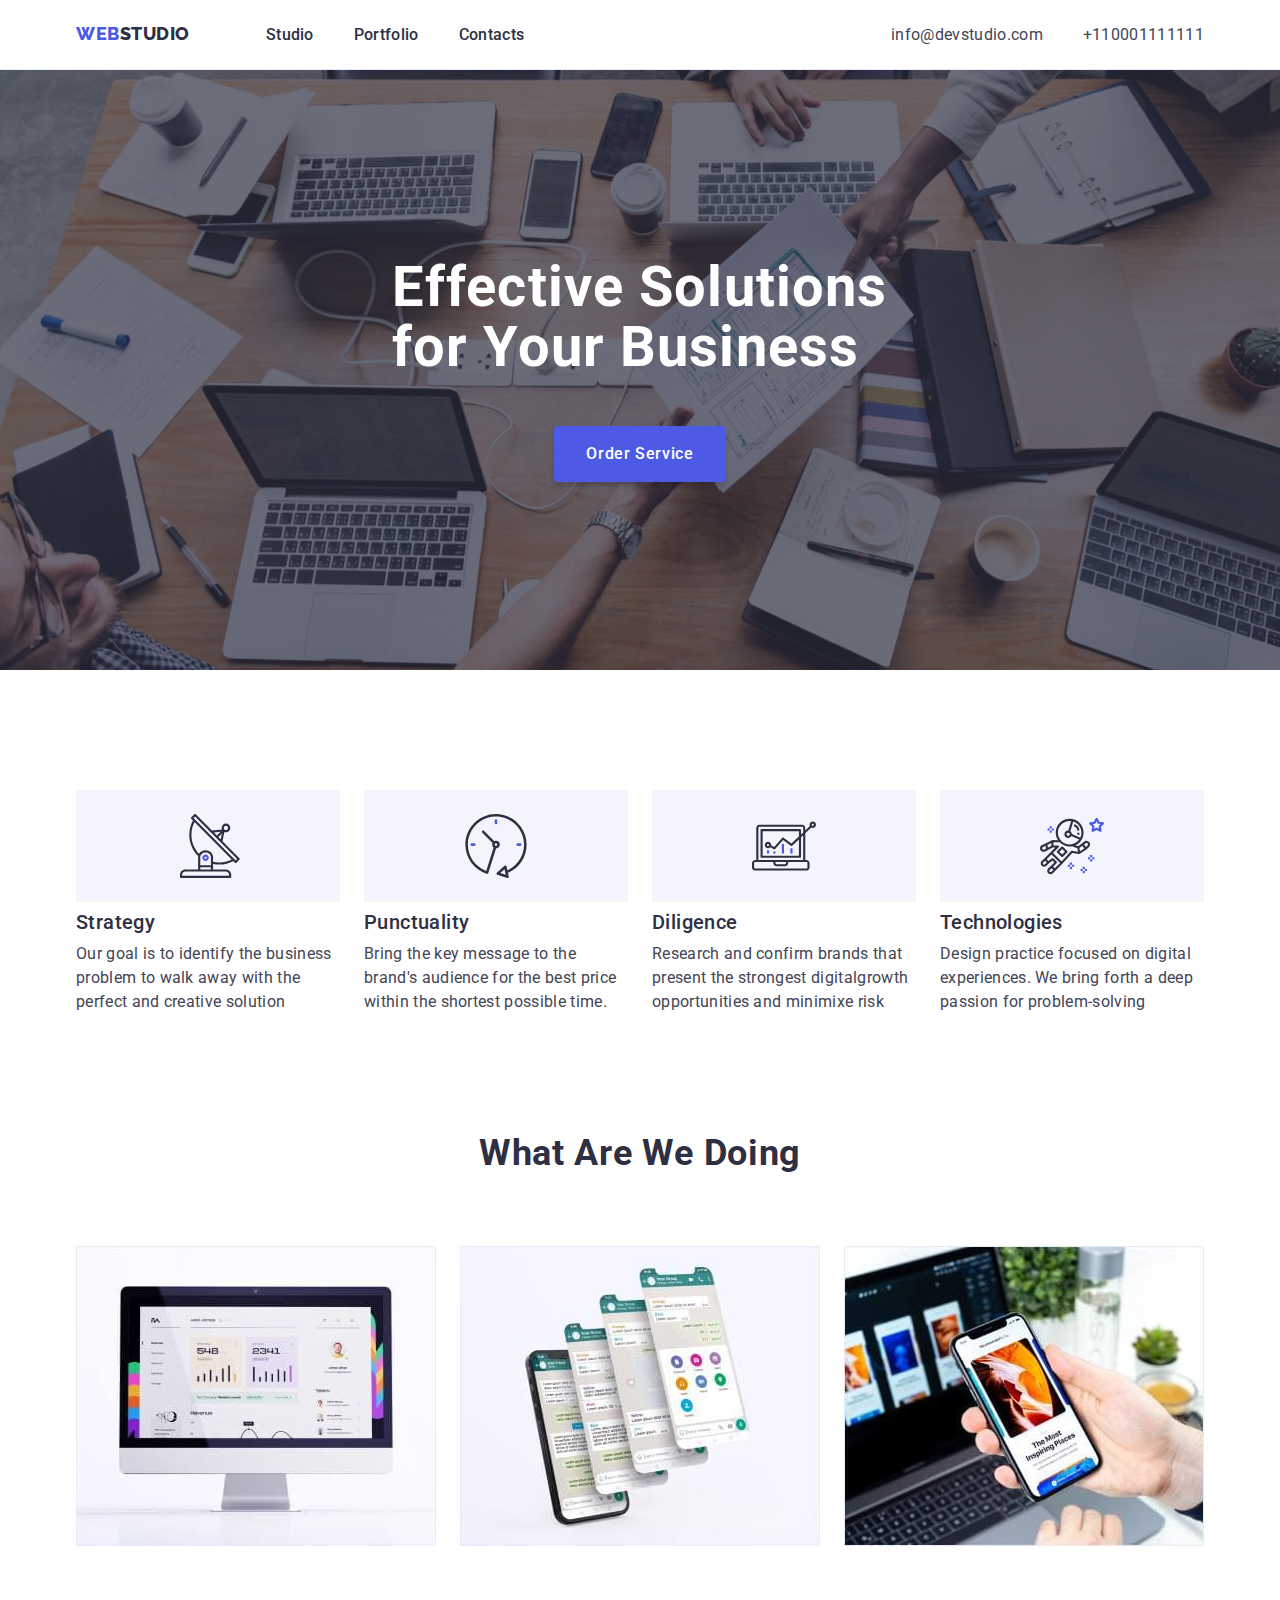
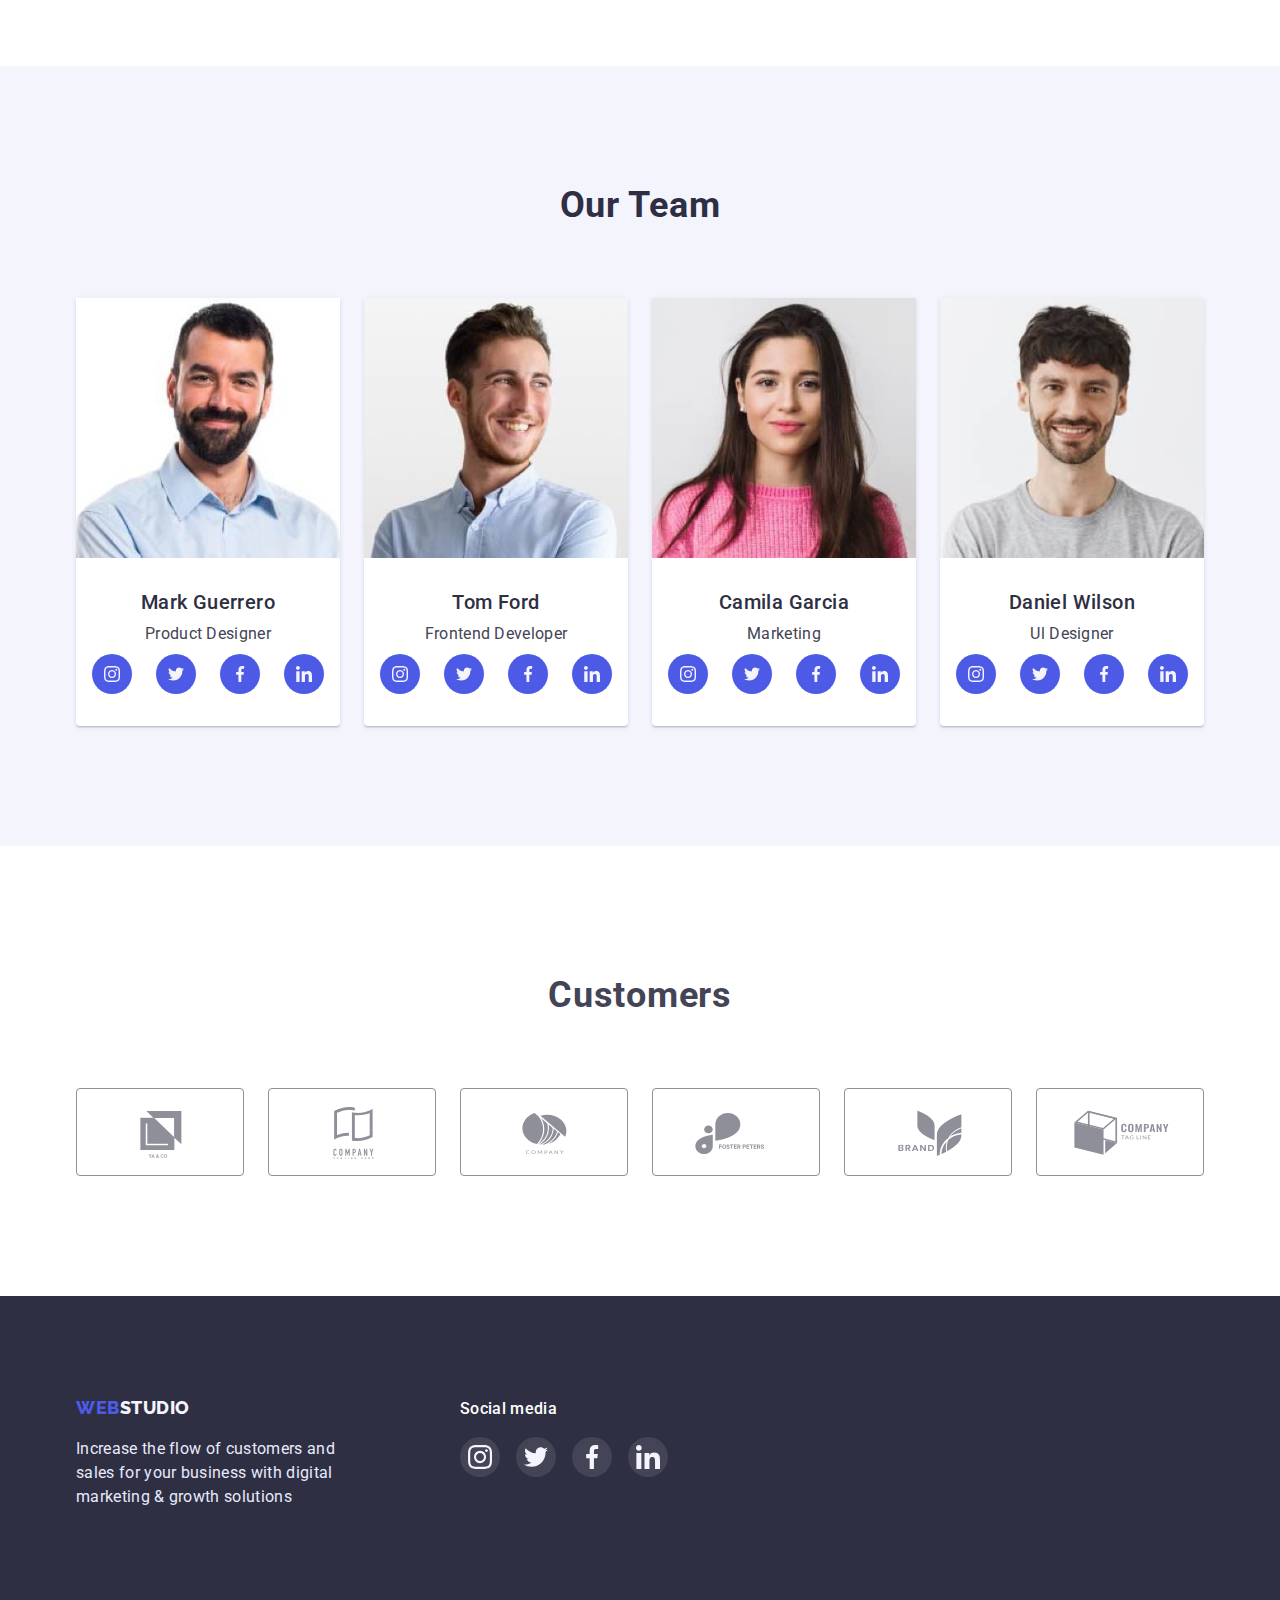
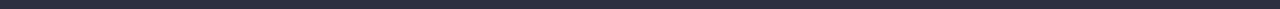
<file: index.html>
<!DOCTYPE html>
<html lang="en">
  <head>
    <meta charset="UTF-8" />
    <meta http-equiv="X-UA-Compatible" content="IE=edge" />
    <meta name="viewport" content="width=device-width, initial-scale=1.0" />
    <link rel="preconnect" href="https://fonts.googleapis.com" />
    <link rel="preconnect" href="https://fonts.gstatic.com" crossorigin />
    <link
      href="https://fonts.googleapis.com/css2?family=Raleway:wght@800&family=Roboto:wght@400;500;700;900&display=swap"
      rel="stylesheet"
    />
    <link
      rel="stylesheet"
      href="https://cdn.jsdelivr.net/npm/modern-normalize@1.1.0/modern-normalize.min.css"
    />
    <title>WebStudio</title>
    <link rel="stylesheet" href="css/styles.css" />
  </head>
  <body>
    <header class="header">
      <div class="container navigation-container">
        <nav class="navigation">
          <a href="" class="logo link"
            ><span class="logo-web">WEB</span
            ><span class="logo-studio">STUDIO</span></a
          >
          <ul class="navigation-list list">
            <li>
              <a class="navigation-link link" href="./index.html"> Studio</a>
            </li>
            <li>
              <a class="navigation-link link" href="./portfolio.html"
                >Portfolio</a
              >
            </li>
            <li><a class="navigation-link link" href="">Contacts</a></li>
          </ul>
        </nav>
        <address>
          <ul class="contacts list">
            <li class="contacts-item">
              <a class="contacts-link link" href="mailto:info@devstudio.com"
                >info@devstudio.com</a
              >
            </li>
            <li class="contacts-item">
              <a class="contacts-link link" href="tel:+110001111111"
                >+110001111111</a
              >
            </li>
          </ul>
        </address>
      </div>
    </header>
    <main>
      <section class="hero">
        <div class="container">
          <h1 class="hero-title">Effective Solutions for Your Business</h1>
          <button class="hero-button" type="button">Order Service</button>
        </div>
      </section>

      <section class="section-strengths">
        <div class="container">
          <h2 hidden>Our strengths</h2>
          <ul class="strengths-list list">
            <li class="strengths">
              <div class="strengths-icon-item">
                <svg class="strengths-icon" width="64" height="64">
                  <use href="./images/icon.svg#icon-antenna-strat"></use>
                </svg>
              </div>
              <h3 class="strengths-title">Strategy</h3>
              <p class="strengths-text">
                Our goal is to identify the business problem to walk away with
                the perfect and creative solution
              </p>
            </li>
            <li class="strengths">
              <div class="strengths-icon-item">
                <svg class="strengths-icon" width="64" height="64">
                  <use href="./images/icon.svg#icon-clock-punct"></use>
                </svg>
              </div>
              <h3 class="strengths-title">Punctuality</h3>
              <p class="strengths-text">
                Bring the key message to the brand's audience for the best price
                within the shortest possible time.
              </p>
            </li>

            <li class="strengths">
              <div class="strengths-icon-item">
                <svg class="strengths-icon" width="64" height="64">
                  <use href="./images/icon.svg#icon-diagram-dilige"></use>
                </svg>
              </div>
              <h3 class="strengths-title">Diligence</h3>
              <p class="strengths-text">
                Research and confirm brands that present the strongest
                digitalgrowth opportunities and minimixe risk
              </p>
            </li>
            <li class="strengths">
              <div class="strengths-icon-item">
                <svg class="strengths-icon" width="64" height="64">
                  <use href="./images/icon.svg#icon-astronaut-techn"></use>
                </svg>
              </div>
              <h3 class="strengths-title">Technologies</h3>
              <p class="strengths-text">
                Design practice focused on digital experiences. We bring forth a
                deep passion for problem-solving
              </p>
            </li>
          </ul>
        </div>
      </section>
      <section class="our-work">
        <div class="container">
          <h2 class="our-work-title">What Are We Doing</h2>
          <ul class="our-work-list list">
            <li>
              <img
                src="./images/ourwork1.jpg"
                alt="computer photo"
                width="360"
                height="300"
              />
            </li>
            <li>
              <img
                src="./images/ourwork2.jpg"
                alt="Phone photo"
                width="360"
                height="300"
              />
            </li>
            <li>
              <img
                src="./images/ourwork3.jpg"
                alt="Desktop
            photo"
                width="360"
                height="300"
              />
            </li>
          </ul>
        </div>
      </section>
      <!------------ our team -------------->
      <section class="team-section">
        <div class="container">
          <h2 class="team-title">Our Team</h2>
          <ul class="team-list list">
            <li class="team-item">
              <img
                src="./images/markguerrero.jpg"
                alt="Photo of the employee"
                width="264"
                height="260"
              />
              <div class="team-mane">
                <h3 class="team-name">Mark Guerrero</h3>
                <p class="team-position">Product Designer</p>
                <ul class="team-icon-list list">
                  <li class="icon-list-item">
                    <a href="" class="icon-list-link">
                      <svg class="team-icon" width="16" height="16">
                        <use href="./images/icon.svg#icon-instagram-team"></use>
                      </svg>
                    </a>
                  </li>
                  <li class="icon-list-item">
                    <a href="" class="icon-list-link">
                      <svg class="team-icon" width="16" height="16">
                        <use href="./images/icon.svg#icon-twitter-team"></use>
                      </svg>
                    </a>
                  </li>
                  <li class="icon-list-item">
                    <a href="" class="icon-list-link">
                      <svg class="team-icon" width="16" height="16">
                        <use href="./images/icon.svg#icon-facebook-team"></use>
                      </svg>
                    </a>
                  </li>
                  <li class="icon-list-item">
                    <a href="" class="icon-list-link">
                      <svg class="team-icon" width="16" height="16">
                        <use href="./images/icon.svg#icon-linkedin-team"></use>
                      </svg>
                    </a>
                  </li>
                </ul>
              </div>
            </li>
            <li class="team-item">
              <img
                src="./images/tomford.jpg"
                alt="Photo of the employee"
                width="264"
                height="260"
              />
              <div class="team-mane">
                <h3 class="team-name">Tom Ford</h3>
                <p class="team-position">Frontend Developer</p>
                <ul class="team-icon-list list">
                  <li class="icon-list-item">
                    <a href="" class="icon-list-link">
                      <svg class="team-icon" width="16" height="16">
                        <use href="./images/icon.svg#icon-instagram-team"></use>
                      </svg>
                    </a>
                  </li>
                  <li class="icon-list-item">
                    <a href="" class="icon-list-link">
                      <svg class="team-icon" width="16" height="16">
                        <use href="./images/icon.svg#icon-twitter-team"></use>
                      </svg>
                    </a>
                  </li>
                  <li class="icon-list-item">
                    <a href="" class="icon-list-link">
                      <svg class="team-icon" width="16" height="16">
                        <use href="./images/icon.svg#icon-facebook-team"></use>
                      </svg>
                    </a>
                  </li>
                  <li class="icon-list-item">
                    <a href="" class="icon-list-link">
                      <svg class="team-icon" width="16" height="16">
                        <use href="./images/icon.svg#icon-linkedin-team"></use>
                      </svg>
                    </a>
                  </li>
                </ul>
              </div>
            </li>

            <li class="team-item">
              <img
                src="./images/camilagarcia.jpg"
                alt="Photo of the employee"
                width="264"
                height="260"
              />
              <div class="team-mane">
                <h3 class="team-name">Camila Garcia</h3>
                <p class="team-position">Marketing</p>
                <ul class="team-icon-list list">
                  <li class="icon-list-item">
                    <a href="" class="icon-list-link">
                      <svg class="team-icon" width="16" height="16">
                        <use href="./images/icon.svg#icon-instagram-team"></use>
                      </svg>
                    </a>
                  </li>
                  <li class="icon-list-item">
                    <a href="" class="icon-list-link">
                      <svg class="team-icon" width="16" height="16">
                        <use href="./images/icon.svg#icon-twitter-team"></use>
                      </svg>
                    </a>
                  </li>
                  <li class="icon-list-item">
                    <a href="" class="icon-list-link">
                      <svg class="team-icon" width="16" height="16">
                        <use href="./images/icon.svg#icon-facebook-team"></use>
                      </svg>
                    </a>
                  </li>
                  <li class="icon-list-item">
                    <a href="" class="icon-list-link">
                      <svg class="team-icon" width="16" height="16">
                        <use href="./images/icon.svg#icon-linkedin-team"></use>
                      </svg>
                    </a>
                  </li>
                </ul>
              </div>
            </li>
            <li class="team-item">
              <img
                src="./images/danielwilson.jpg"
                alt="Photo of the employee"
                width="264"
                height="260"
              />
              <div class="team-mane">
                <h3 class="team-name">Daniel Wilson</h3>
                <p class="team-position">Ul Designer</p>
                <ul class="team-icon-list list">
                  <li class="icon-list-item">
                    <a href="" class="icon-list-link">
                      <svg class="team-icon" width="16" height="16">
                        <use href="./images/icon.svg#icon-instagram-team"></use>
                      </svg>
                    </a>
                  </li>
                  <li class="icon-list-item">
                    <a href="" class="icon-list-link">
                      <svg class="team-icon" width="16" height="16">
                        <use href="./images/icon.svg#icon-twitter-team"></use>
                      </svg>
                    </a>
                  </li>
                  <li class="icon-list-item">
                    <a href="" class="icon-list-link">
                      <svg class="team-icon" width="16" height="16">
                        <use href="./images/icon.svg#icon-facebook-team"></use>
                      </svg>
                    </a>
                  </li>
                  <li class="icon-list-item">
                    <a href="" class="icon-list-link">
                      <svg class="team-icon" width="16" height="16">
                        <use href="./images/icon.svg#icon-linkedin-team"></use>
                      </svg>
                    </a>
                  </li>
                </ul>
              </div>
            </li>
          </ul>
        </div>
      </section>
      <!-- -------- Customers-------- -->
      <section class="customers">
        <div class="container">
          <h2 class="customers-title">Customers</h2>
          <ul class="customers-icon-list list">
            <li class="customers-list-item">
              <a href="" class="customers-list-link">
                <svg class="customers-icon" width="104" height="56">
                  <use href="./images/icon.svg#icon-group-one"></use>
                </svg>
              </a>
            </li>
            <li class="customers-list-item">
              <a href="" class="customers-list-link">
                <svg class="customers-icon" width="104" height="56">
                  <use href="./images/icon.svg#icon-group-two"></use>
                </svg>
              </a>
            </li>
            <li class="customers-list-item">
              <a href="" class="customers-list-link">
                <svg class="customers-icon" width="104" height="56">
                  <use href="./images/icon.svg#icon-group-three"></use>
                </svg>
              </a>
            </li>
            <li class="customers-list-item">
              <a href="" class="customers-list-link">
                <svg class="customers-icon" width="104" height="56">
                  <use href="./images/icon.svg#icon-group-four"></use>
                </svg>
              </a>
            </li>
            <li class="customers-list-item">
              <a href="" class="customers-list-link">
                <svg class="customers-icon" width="104" height="56">
                  <use href="./images/icon.svg#icon-group-five"></use>
                </svg>
              </a>
            </li>
            <li class="customers-list-item">
              <a href="" class="customers-list-link">
                <svg class="customers-icon" width="104" height="56">
                  <use href="./images/icon.svg#icon-group-six"></use>
                </svg>
              </a>
            </li>
          </ul>
        </div>
      </section>
    </main>
    <footer class="footer">
      <div class="container footer-list">
        <div class="footer-box-logo">
          <a class="logo link" href="">
            <span class="logo-web">WEB</span
            ><span class="logo-studio-footer">STUDIO</span></a
          >
          <p class="footer-text">
            Increase the flow of customers and sales for your business with
            digital marketing & growth solutions
          </p>
        </div>
        <div class="social-media">
          <p class="social-media-title">Social media</p>
          <ul class="social-icon-list list">
            <li class="social-list-item">
              <a href="" class="social-list-link">
                <svg class="social-icon" width="24" height="24">
                  <use href="./images/icon.svg#icon-instagram-team"></use>
                </svg>
              </a>
            </li>
            <li class="social-list-item">
              <a href="" class="social-list-link">
                <svg class="social-icon" width="24" height="24">
                  <use href="./images/icon.svg#icon-twitter-team"></use>
                </svg>
              </a>
            </li>
            <li class="social-list-item">
              <a href="" class="social-list-link">
                <svg class="social-icon" width="24" height="24">
                  <use href="./images/icon.svg#icon-facebook-team"></use>
                </svg>
              </a>
            </li>
            <li class="social-list-item">
              <a href="" class="social-list-link">
                <svg class="social-icon" width="24" height="24">
                  <use href="./images/icon.svg#icon-linkedin-team"></use>
                </svg>
              </a>
            </li>
          </ul>
        </div>
      </div>
    </footer>
  </body>
</html>
</file>
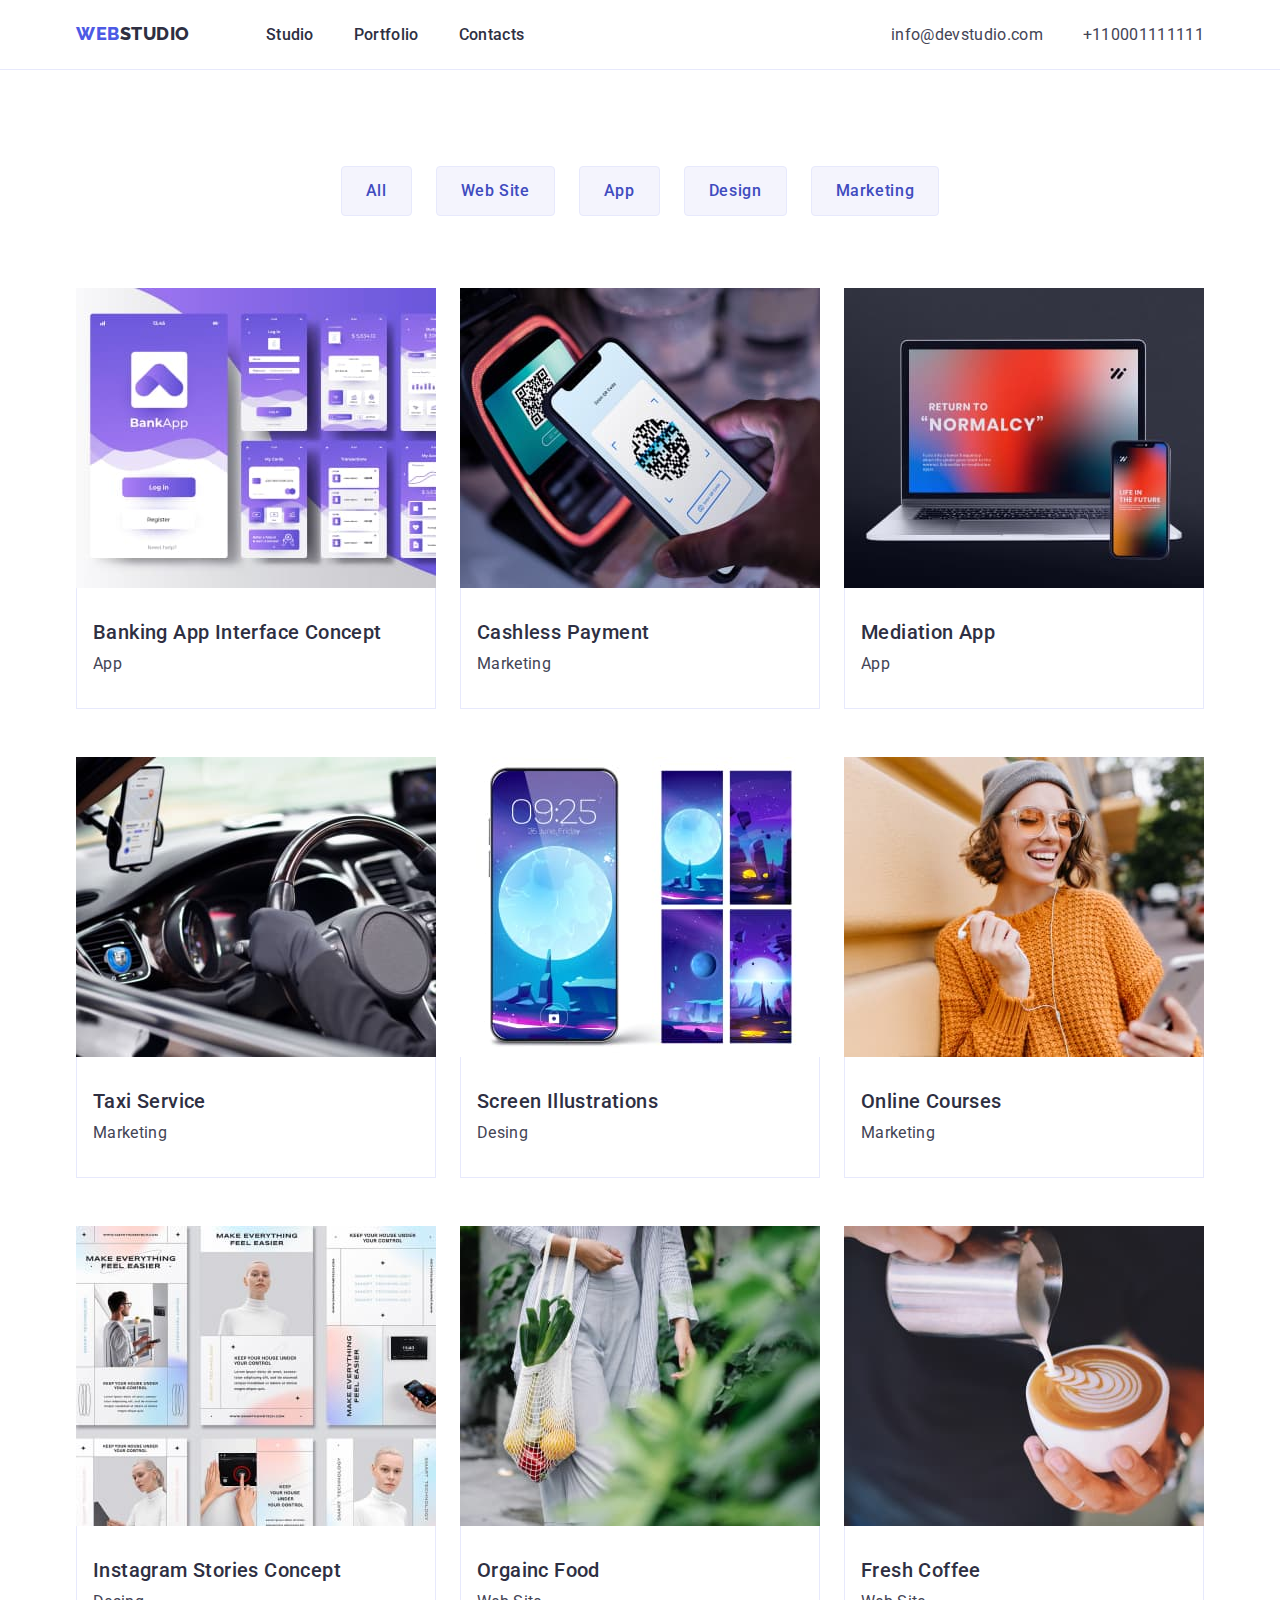
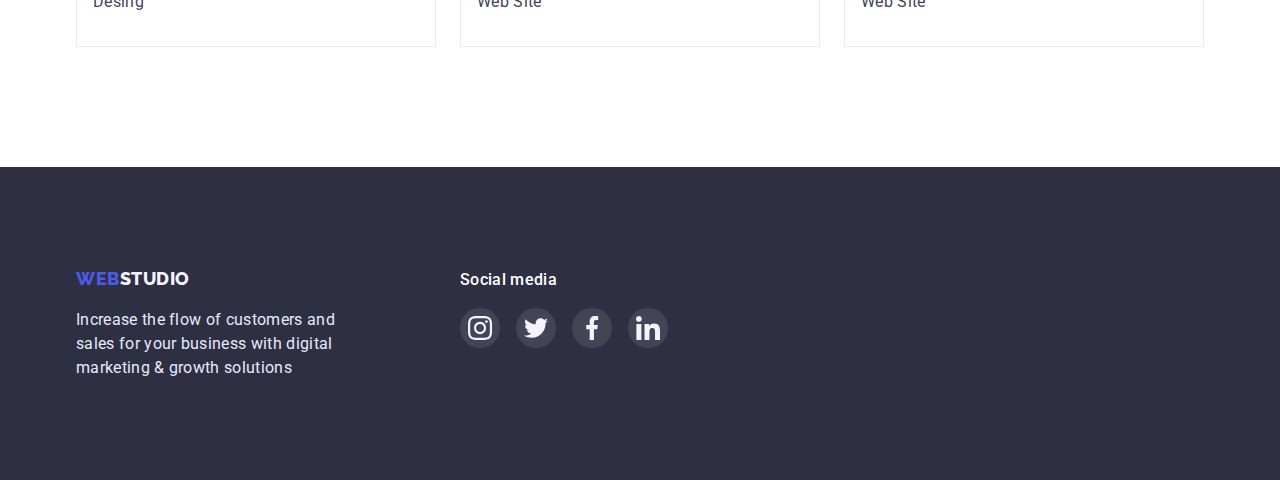
<file: portfolio.html>
<!DOCTYPE html>
<html lang="en">
  <head>
    <meta charset="UTF-8" />
    <meta http-equiv="X-UA-Compatible" content="IE=edge" />
    <meta name="viewport" content="width=device-width, initial-scale=1.0" />
    <link rel="preconnect" href="https://fonts.googleapis.com" />
    <link rel="preconnect" href="https://fonts.gstatic.com" crossorigin />
    <link
      href="https://fonts.googleapis.com/css2?family=Raleway:wght@800&family=Roboto:wght@400;500;700;900&display=swap"
      rel="stylesheet"
    />
    <link
      rel="stylesheet"
      href="https://cdn.jsdelivr.net/npm/modern-normalize@1.1.0/modern-normalize.min.css"
    />
    <title>WebStudio</title>
    <link rel="stylesheet" href="./css/styles.css" />
  </head>
  <body>
    <header class="header">
      <div class="container navigation-container">
        <nav class="navigation">
          <a href="" class="logo link"
            ><span class="logo-web">WEB</span
            ><span class="logo-studio">STUDIO</span></a
          >
          <ul class="navigation-list list">
            <li>
              <a class="navigation-link link" href="./index.html"> Studio</a>
            </li>
            <li>
              <a class="navigation-link link" href="./portfolio.html"
                >Portfolio</a
              >
            </li>
            <li><a class="navigation-link link" href="">Contacts</a></li>
          </ul>
        </nav>
        <address>
          <ul class="contacts list">
            <li class="contacts-item">
              <a class="contacts-link link" href="mailto:info@devstudio.com"
                >info@devstudio.com</a
              >
            </li>
            <li class="contacts-item">
              <a class="contacts-link link" href="tel:+110001111111"
                >+110001111111</a
              >
            </li>
          </ul>
        </address>
      </div>
    </header>
    <main>
      <section class="card-menu">
        <div class="container">
          <h1 hidden>Our Works</h1>
          <ul class="button-list list">
            <li class="button-item">
              <button type="button" class="button-icon">All</button>
            </li>
            <li class="button-item">
              <button type="button" class="button-icon">Web Site</button>
            </li>
            <li class="button-item">
              <button type="button" class="button-icon">App</button>
            </li>
            <li class="button-item">
              <button type="button" class="button-icon">Design</button>
            </li>
            <li class="button-item">
              <button type="button" class="button-icon">Marketing</button>
            </li>
          </ul>

          <ul class="cards-list list">
            <li class="cards-item" tabindex="0">
              <img
                class="carad-photo"
                src="./images/bankingapp.jpg"
                alt="photo of the application "
                width="360"
                height="300"
              />
              <div class="cards-description">
                <h3 class="cards-name">Banking App Interface Concept</h3>
                <p class="cards-text">App</p>
              </div>
            </li>
            <li class="cards-item" tabindex="0">
              <img
                src="./images/cashlesspayment.jpg"
                alt="Photo of the employee"
                width="360"
                height="300"
              />
              <div class="cards-description">
                <h3 class="cards-name">Cashless Payment</h3>
                <p class="cards-text">Marketing</p>
              </div>
            </li>
            <li class="cards-item" tabindex="0">
              <img
                src="./images/meditationapp.jpg"
                alt="Photo of the application"
                width="360"
                height="300"
              />
              <div class="cards-description">
                <h3 class="cards-name">Mediation App</h3>
                <p class="cards-text">App</p>
              </div>
            </li>
            <li class="cards-item" tabindex="0">
              <img
                src="./images/taxisevice.jpg"
                alt="Photo of the employee"
                width="360"
                height="300"
              />
              <div class="cards-description">
                <h3 class="cards-name">Taxi Service</h3>
                <p class="cards-text">Marketing</p>
              </div>
            </li>
            <li class="cards-item" tabindex="0">
              <img
                src="./images/screenillustrations.jpg"
                alt="Photo of the employee"
                width="360"
                height="300"
              />
              <div class="cards-description">
                <h3 class="cards-name">Screen Illustrations</h3>
                <p class="cards-text">Desing</p>
              </div>
            </li>
            <li class="cards-item" tabindex="0">
              <img
                src="./images/onlinecourses.jpg"
                alt="Photo of the employee"
                width="360"
                height="300"
              />
              <div class="cards-description">
                <h3 class="cards-name">Online Courses</h3>
                <p class="cards-text">Marketing</p>
              </div>
            </li>
            <li class="cards-item" tabindex="0">
              <img
                src="./images/instagramstories.jpg"
                alt="Photo of the employee"
                width="360"
                height="300"
              />
              <div class="cards-description">
                <h3 class="cards-name">Instagram Stories Concept</h3>
                <p class="cards-text">Desing</p>
              </div>
            </li>
            <li class="cards-item" tabindex="0">
              <img
                src="./images/organicfood.jpg"
                alt="Photo of the employee"
                width="360"
                height="300"
              />
              <div class="cards-description">
                <h3 class="cards-name">Orgainc Food</h3>
                <p class="cards-text">Web Site</p>
              </div>
            </li>
            <li class="cards-item" tabindex="0">
              <img
                src="./images/freshcoffee.jpg"
                alt="Photo of the employee"
                width="360"
                height="300"
              />
              <div class="cards-description">
                <h3 class="cards-name">Fresh Coffee</h3>
                <p class="cards-text">Web Site</p>
              </div>
            </li>
          </ul>
        </div>
      </section>
    </main>
    <footer class="footer">
      <div class="container footer-list">
        <div class="footer-box-logo">
          <a class="logo link" href="">
            <span class="logo-web">WEB</span
            ><span class="logo-studio-footer">STUDIO</span></a
          >
          <p class="footer-text">
            Increase the flow of customers and sales for your business with
            digital marketing & growth solutions
          </p>
        </div>
        <div class="social-media">
          <p class="social-media-title">Social media</p>
          <ul class="social-icon-list list">
            <li class="social-list-item">
              <a href="" class="social-list-link">
                <svg class="social-icon" width="24" height="24">
                  <use href="./images/icon.svg#icon-instagram-team"></use>
                </svg>
              </a>
            </li>
            <li class="social-list-item">
              <a href="" class="social-list-link">
                <svg class="social-icon" width="24" height="24">
                  <use href="./images/icon.svg#icon-twitter-team"></use>
                </svg>
              </a>
            </li>
            <li class="social-list-item">
              <a href="" class="social-list-link">
                <svg class="social-icon" width="24" height="24">
                  <use href="./images/icon.svg#icon-facebook-team"></use>
                </svg>
              </a>
            </li>
            <li class="social-list-item">
              <a href="" class="social-list-link">
                <svg class="social-icon" width="24" height="24">
                  <use href="./images/icon.svg#icon-linkedin-team"></use>
                </svg>
              </a>
            </li>
          </ul>
        </div>
      </div>
    </footer>
  </body>
</html>
</file>
<file: css/styles.css>
/* Head */
:root {
  --first-btn-color: #4d5ae5;
  --second-btn-color: #404bbf;
  --logo-font: "Raleway", sans-serif;
  --btn-text-color: #404bbf;
  --btn-bg-color: #f4f4fd;
  --btn-sol-color: #e7e9fc;
  --btn-cursor: pointer;
  --text-color: #434455;
  --text-color-hero: #ffffff;
  --color-tx-ourworkers: #2e2f42;
}
* {
  box-sizing: border-box;
}

.container {
  width: 1158px;
  padding: 0 15px;
  margin: 0 auto;
}
h1,
h2,
h3,
h4,
h5,
h6,
p {
  margin: 0;
}
/* --------------none----------- */
ul {
  padding-left: 0;
  list-style: none;
}
.list {
  margin: 0;
}
.link {
  text-decoration: none;
}
body {
  font-family: "Roboto", sans-serif;

  line-height: 1.5;
  color: var(--text-color);
  letter-spacing: 0.02em;
  background: var(--text-color-hero);
}
.header {
  border-bottom: 1px solid #e7e9fc;
}

.logo-web {
  letter-spacing: 0.03em;
  text-transform: uppercase;

  color: var(--first-btn-color);
  font-family: var(--logo-font);
  font-weight: 800;
  font-size: 18px;
  line-height: 1.33;
}

.logo-studio {
  font-family: var(--logo-font);
  font-weight: 800;
  font-size: 18px;
  line-height: 1.33;

  letter-spacing: 0.03em;
  text-transform: uppercase;
  color: var(--color-tx-ourworkers);
}
.navigation-container {
  display: flex;
  align-items: center;
}

.navigation {
  display: flex;
  gap: 76px;
  align-items: center;
}
.navigation-list {
  display: flex;
  gap: 40px;
}
.navigation-link {
  display: block;
  padding: 24px 0;
  font-weight: 500;

  line-height: 1.33;
  color: var(--color-tx-ourworkers);

  letter-spacing: 0.02em;
}
.navigation-link:hover {
  color: var(--btn-text-color);
}
.navigation-link:focus {
  color: var(--btn-text-color);
}
address {
  margin-left: auto;
}
.contacts {
  display: flex;
  gap: 40px;
  font-style: normal;
}
.contacts-link {
  line-height: 1.5;
  letter-spacing: 0.02em;
  color: var(--text-color);
}
.contacts-link:hover {
  color: var(--btn-text-color);
}
.contacts-link:focus {
  color: var(--btn-text-color);
}

/* main-content */
.hero {
  background-image: linear-gradient(
      rgba(46, 47, 66, 0.7),
      rgba(46, 47, 66, 0.7)
    ),
    url("../images/peopleoffice.jpg");
  max-width: 1440px;
  background-size: cover;
  background-repeat: no-repeat;
  padding: 188px 0;
  margin: 0 auto;
}
.hero-title {
  font-weight: 700;
  font-size: 56px;
  line-height: 1.07;
  margin-left: auto;
  margin-right: auto;
  margin-bottom: 48px;
  width: 496px;
  letter-spacing: 0.02em;
  color: var(--text-color-hero);
}
.hero-button {
  cursor: pointer;
  background: var(--first-btn-color);
  box-shadow: 0px 4px 4px rgba(0, 0, 0, 0.15);
  border-radius: 4px;
  font-family: inherit;
  font-weight: 500;
  font-size: 16px;
  line-height: 1.5;
  color: var(--text-color-hero);
  padding: 16px 32px;
  letter-spacing: 0.04em;
  display: block;
  margin: 0 auto;
  border: none;
}
.hero-button:hover {
  background: var(--second-btn-color);
  box-shadow: 0px 4px 4px rgba(0, 0, 0, 0.15);
  border-radius: 4px;
}
.hero-button:focus {
  background: var(--second-btn-color);
  box-shadow: 0px 4px 4px rgba(0, 0, 0, 0.15);
  border-radius: 4px;
}

/*-----------Strengths--------------*/
.section-strengths {
  padding-top: 120px;
  padding-bottom: 120px;
}
.strengths-list {
  display: flex;
  gap: 24px;
}
.strengths-icon {
  box-sizing: border-box;
  border-width: 264px 112px;

  background: var(--btn-bg-color);
  border-radius: 4px;
}

.strengths-icon-item {
  display: flex;
  justify-content: center;
  align-items: center;
  width: 264px;
  height: 112px;
  background-color: var(--btn-bg-color);
}
.strengths-title {
  font-weight: 500;
  font-size: 20px;
  line-height: 1.2;
  margin-top: 8px;
  margin-bottom: 8px;
  letter-spacing: 0.02em;
  color: var(--color-tx-ourworkers);
}

/* --------------WHAT ARE WE DOING---------- */
.our-work {
  padding-bottom: 120px;
}
.our-work-title {
  text-align: center;
  font-weight: 700;
  font-size: 36px;
  line-height: 1.11;
  letter-spacing: 0.02em;
  text-transform: capitalize;
  color: var(--color-tx-ourworkers);

  margin-bottom: 72px;
}
.our-work-list {
  display: flex;
  gap: 24px;
}
img {
  display: block;
}
/* -------------------OUR TEAM-------------- */
.team-section {
  background: var(--btn-bg-color);
  padding-top: 120px;
  padding-bottom: 120px;
}
.team-title {
  text-align: center;
  font-weight: 700;
  font-size: 36px;
  line-height: 1.11;
  letter-spacing: 0.02em;
  text-transform: capitalize;
  color: var(--color-tx-ourworkers);
  margin-bottom: 72px;
}
.team-list {
  display: flex;
  gap: 24px;
}
.team-item {
  background: var(--text-color-hero);
  box-shadow: 0px 1px 6px rgba(46, 47, 66, 0.08),
    0px 1px 1px rgba(46, 47, 66, 0.16), 0px 2px 1px rgba(46, 47, 66, 0.08);
  border-radius: 0px 0px 4px 4px;
  text-align: center;
}
.team-mane {
  padding-top: 32px;
  padding-bottom: 32px;
}
.team-name {
  font-weight: 500;
  font-size: 20px;
  line-height: 1.2;
  letter-spacing: 0.02em;
  color: var(--color-tx-ourworkers);
  margin-bottom: 8px;
}
.team-icon-list {
  display: flex;
  justify-content: center;
  gap: 24px;
  margin-top: 8px;
}
.icon-list-link {
  display: flex;
  justify-content: center;
  align-items: center;
  width: 40px;
  height: 40px;
  border-radius: 50%;
  background-color: var(--first-btn-color);
}
.team-icon {
  fill: var(--btn-bg-color);
}
.icon-list-link:hover {
  background-color: var(--second-btn-color);
}
.icon-list-link:focus {
  background-color: var(--second-btn-color);
}
/* ------------customers----------- */
.customers {
  padding-top: 130px;
  padding-bottom: 120px;
}

.customers-title {
  font-weight: 700;
  font-size: 36px;
  line-height: 1.11;
  text-align: center;
  letter-spacing: 0.02em;
  margin-bottom: 72px;
}

.customers-icon-list {
  display: flex;
  justify-content: center;
  gap: 24px;
}

.customers-list-link {
  display: flex;
  justify-content: center;
  align-items: center;
  width: 168px;
  height: 88px;
  border: 1px solid #8e8f99;
  border-radius: 4px;
}

.customers-list-link:hover,
.customers-list-link:focus {
  border: 1px solid var(--second-btn-color);
  border-radius: 4psx;
}

.customers-icon {
  fill: #8e8f99;
}

.customers-list-link:focus .customers-icon,
.customers-list-link:hover .customers-icon {
  fill: var(--second-btn-color);
}

/* -----------FOOTER------------- */
.footer {
  background: var(--color-tx-ourworkers);
  padding-top: 100px;
  padding-bottom: 100px;
  margin: 0 auto;
}
.footer-list {
  display: flex;
  align-items: baseline;
}

.logo-studio-footer {
  font-family: var(--logo-font);
  font-weight: 800;
  font-size: 18px;
  line-height: 1.33;

  letter-spacing: 0.03em;
  text-transform: uppercase;
  color: var(--btn-bg-color);
}
.footer-text {
  line-height: 1.5;
  letter-spacing: 0.02em;
  color: var(--btn-sol-color);
  width: 264px;
  margin-top: 16px;
}
/* ----------social-media-------- */
.social-media {
  margin-left: 120px;
}
.social-media-title {
  font-weight: 500;
  letter-spacing: 0.02em;
  color: var(--text-color-hero);
}
.social-icon-list {
  display: flex;
  gap: 16px;
  margin-top: 16px;
}

.social-list-link {
  display: flex;
  justify-content: center;
  align-items: center;
  width: 40px;
  height: 40px;
  border-radius: 50%;
  background-color: rgba(255, 255, 255, 0.1);
}
.social-list-link:hover,
.social-list-link:focus {
  background-color: #31d0aa;
}
.social-icon {
  fill: var(--btn-bg-color);
}

/* ----------PORTFOLIO.HTML--------------- */
.card-menu {
  padding-top: 96px;
  padding-bottom: 120px;
}
.button-list {
  display: flex;
  padding: 0px;
  gap: 24px;
  justify-content: center;
  margin-bottom: 72px;
}

.button-icon {
  cursor: var(--btn-cursor);
  font-family: "Roboto", sans-serif;
  font-weight: 500;
  font-size: 16px;
  line-height: 1.5;
  background: var(--btn-bg-color);
  padding: 12px 24px;
  border: 1px solid var(--btn-sol-color);
  border-radius: 4px;

  letter-spacing: 0.04em;
  color: var(--btn-text-color);
}

.button-icon:hover,
.button-icon:focus {
  background: var(--second-btn-color);
  box-shadow: 0px 3px 1px rgba(0, 0, 0, 0.1), 0px 2px 1px rgba(0, 0, 0, 0.08),
    0px 2px 2px rgba(0, 0, 0, 0.12);
  border-radius: 4px;
  letter-spacing: 0.04em;

  color: var(--text-color-hero);
}
.title-our-works {
  font-weight: 700;
  font-size: 36px;
  line-height: 1.11;
  letter-spacing: 0.02em;
  text-transform: capitalize;
}
.cards-description {
  border: 1px solid var(--btn-sol-color);
  border-top: none;
  background: var(--text-color-hero);
  padding-top: 32px;
  padding-bottom: 32px;
  padding-left: 16px;
}
.cards-list {
  display: flex;
  column-gap: 24px;
  row-gap: 48px;
  flex-wrap: wrap;
}
.card-photo {
  border: none;
}

.cards-name {
  font-weight: 500;
  font-size: 20px;
  line-height: 1.2;
  margin-bottom: 8px;
  letter-spacing: 0.02em;
  color: var(--color-tx-ourworkers);
}
.cards-item:hover,
.cards-item:focus {
  box-shadow: 0px 1px 6px rgba(46, 47, 66, 0.08),
    0px 1px 1px rgba(46, 47, 66, 0.16), 0px 2px 1px rgba(46, 47, 66, 0.08);
}
</file>
